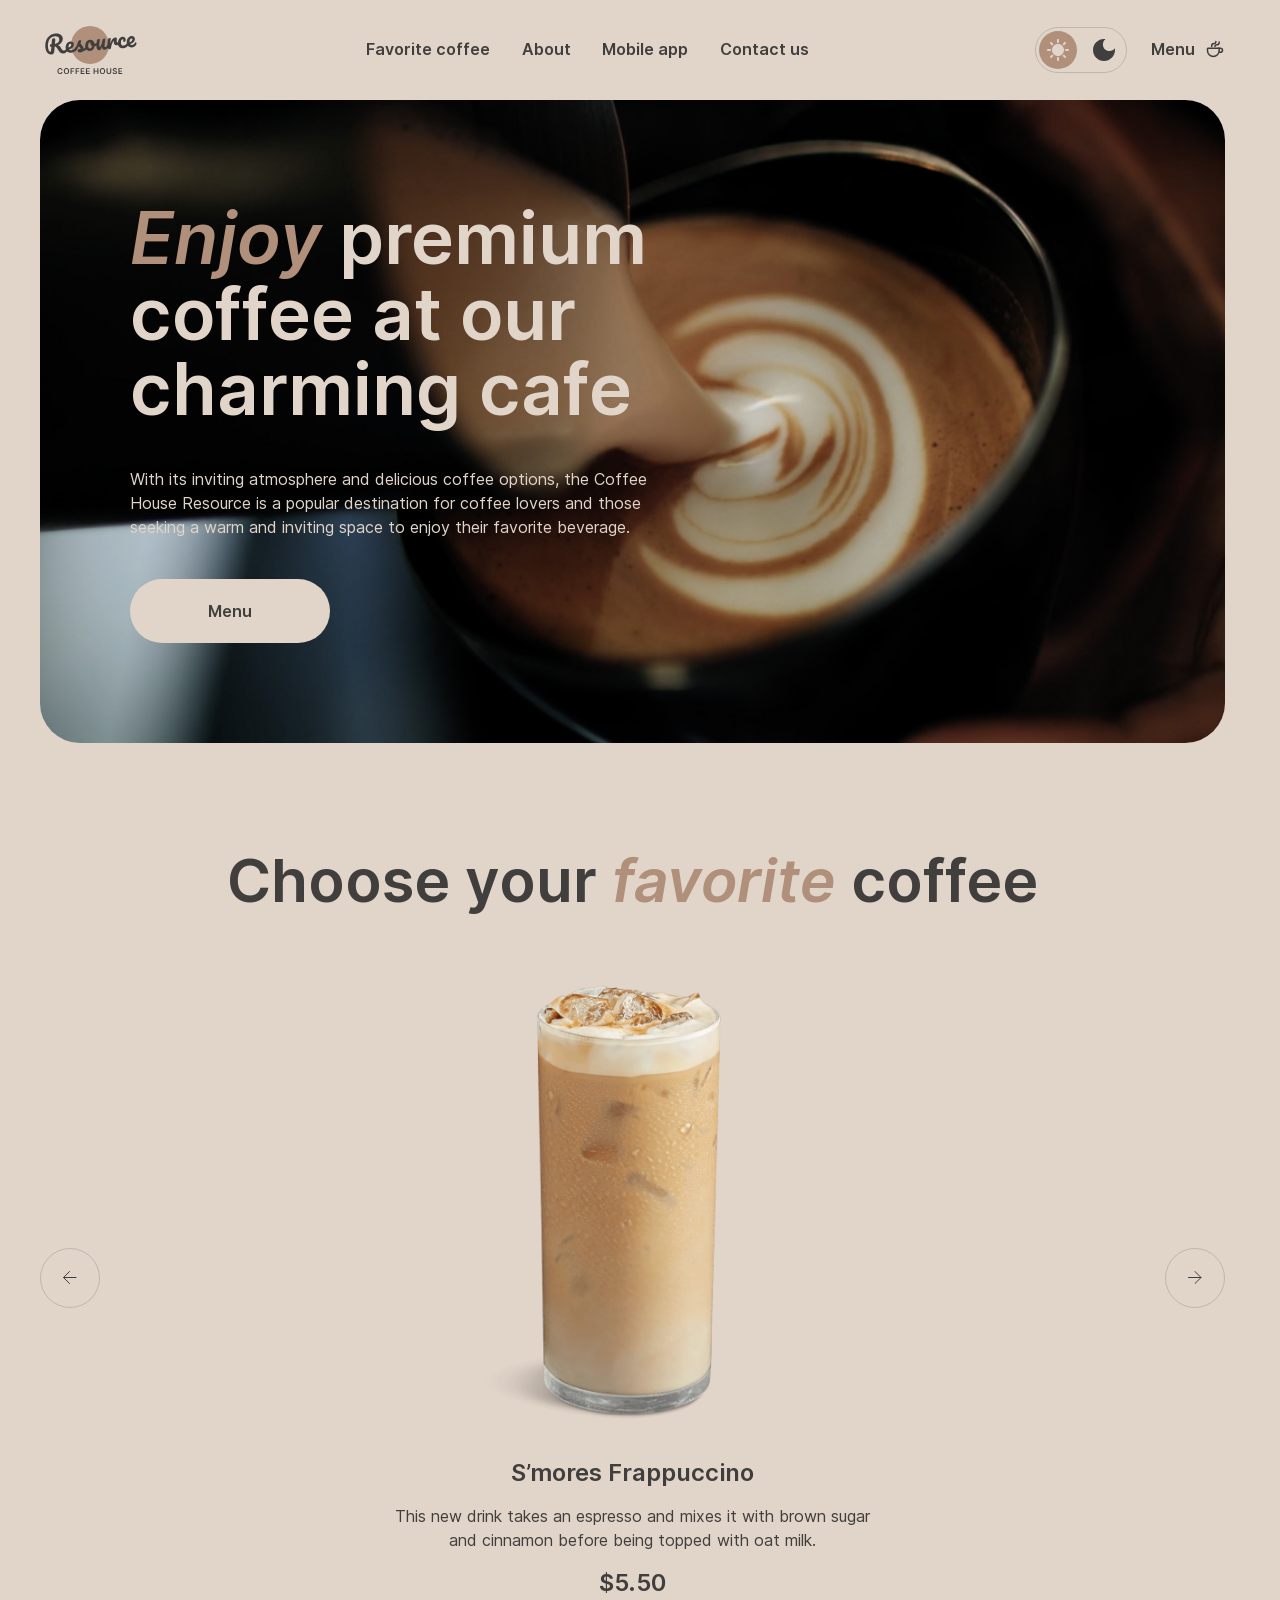
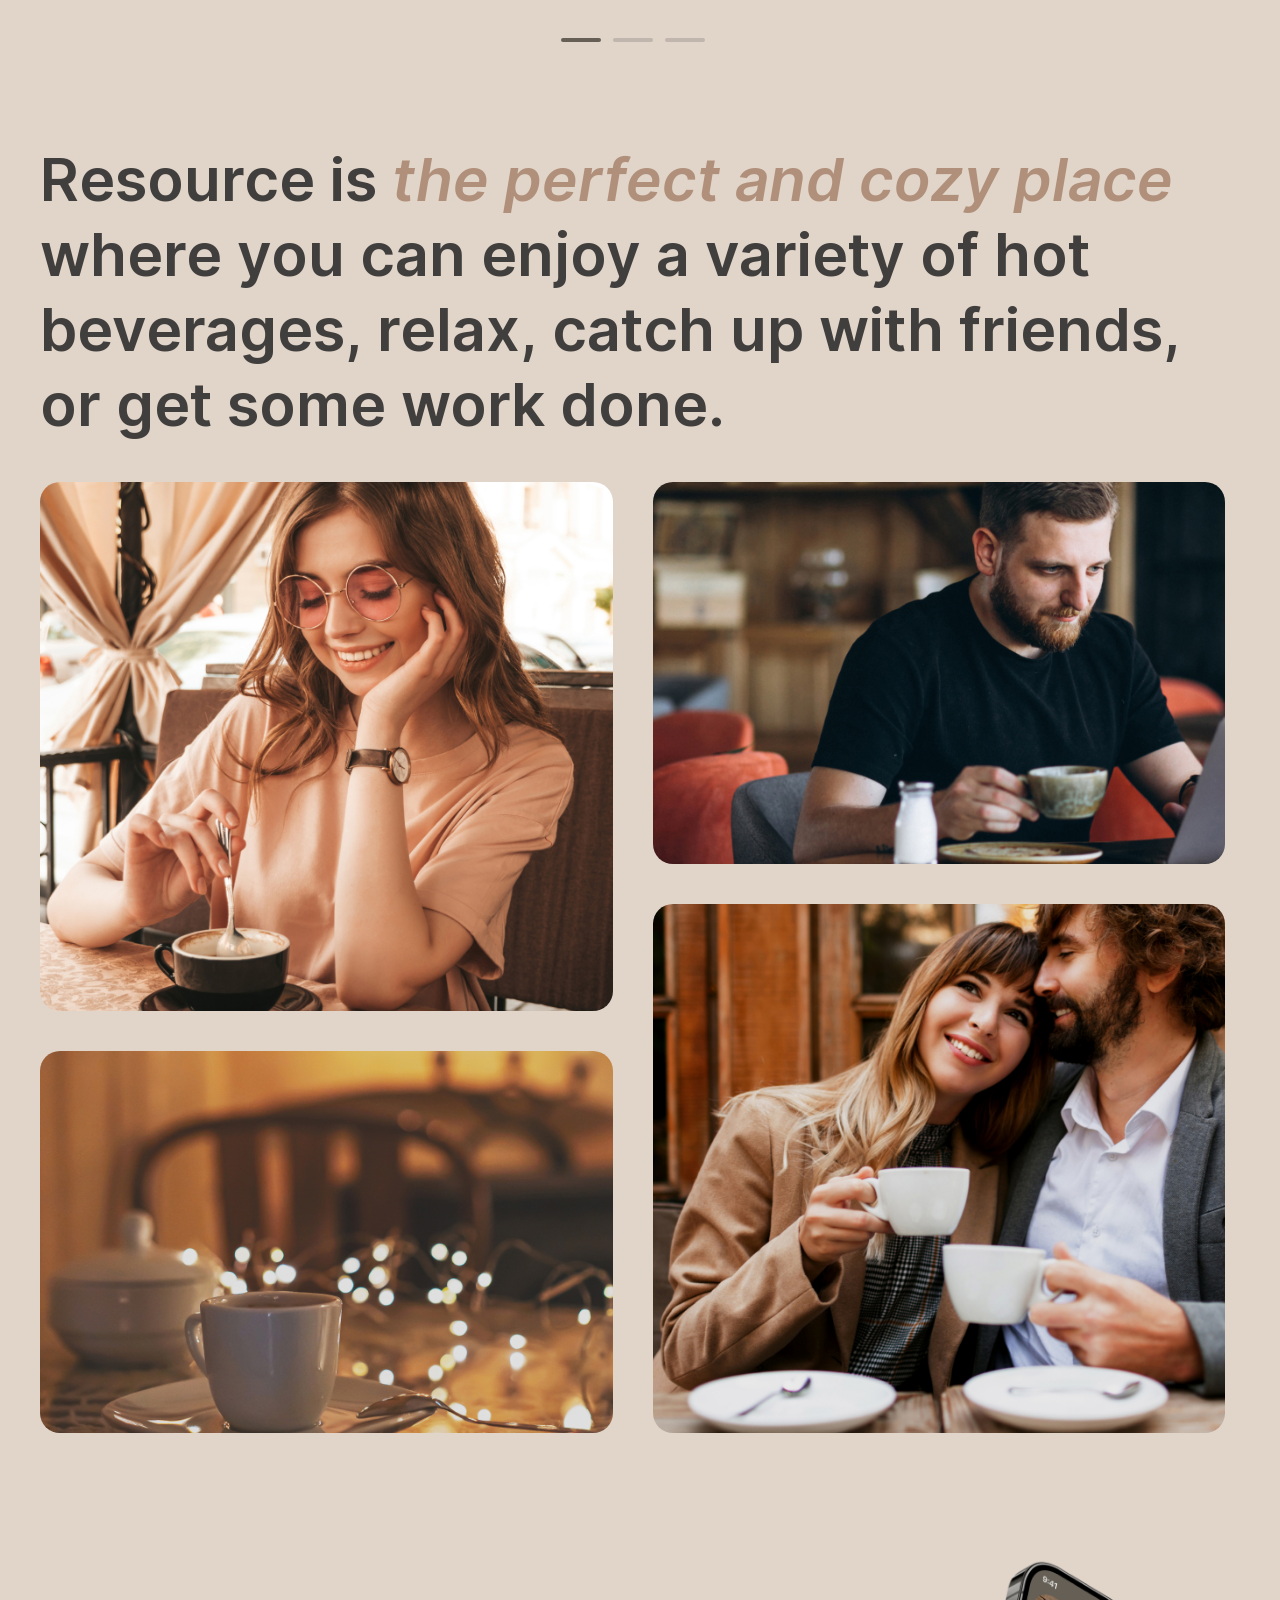
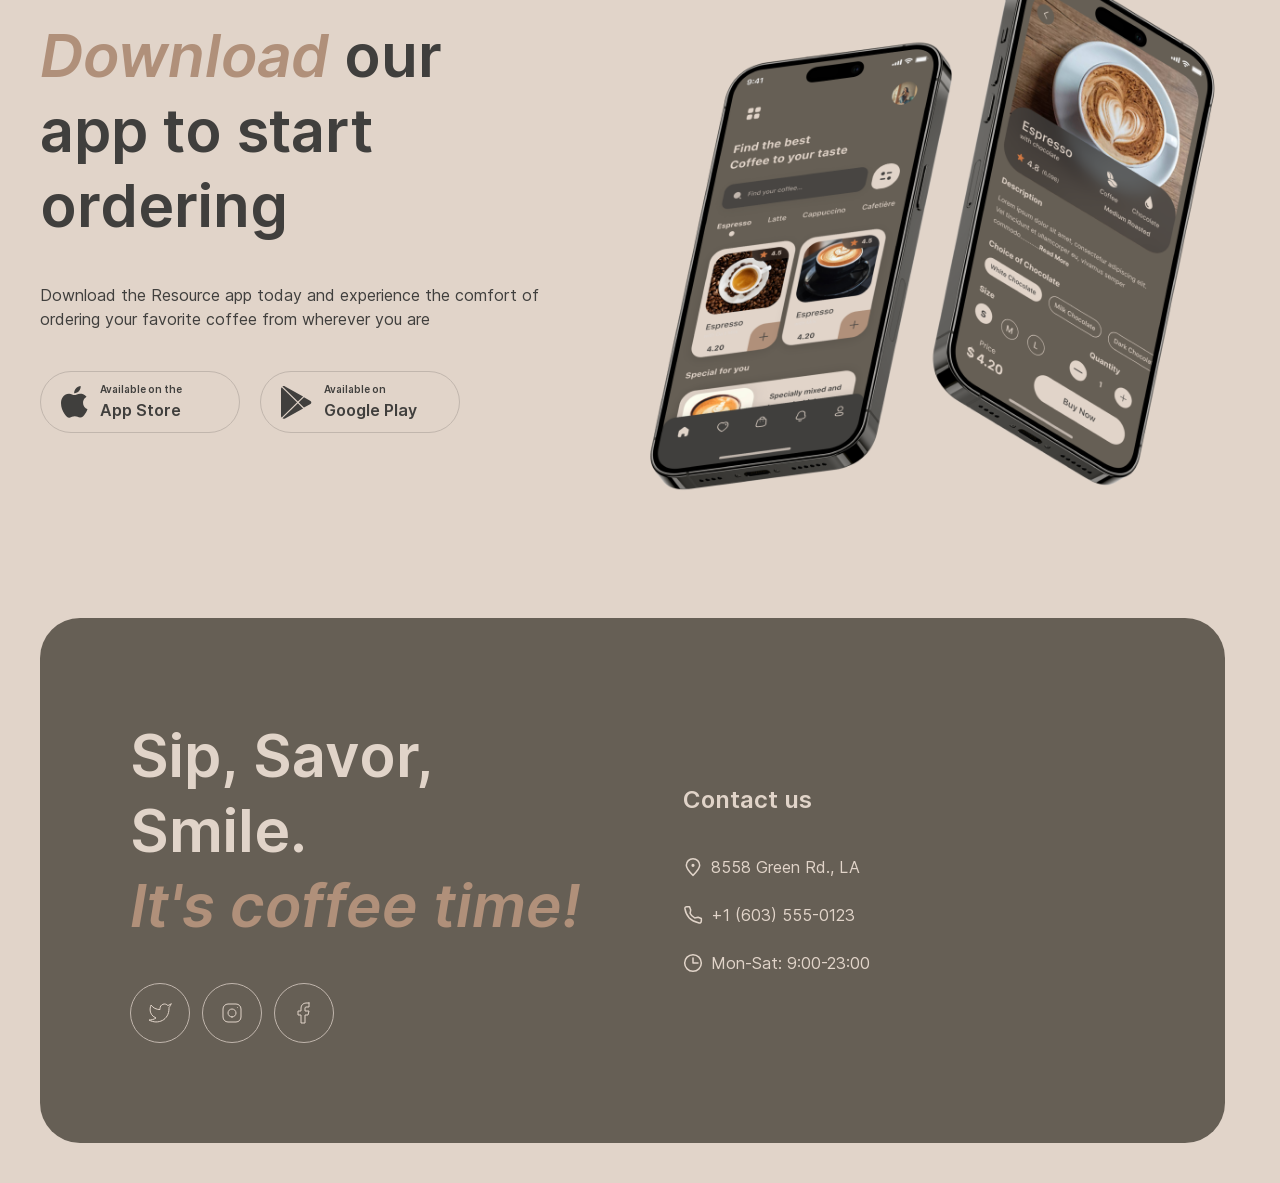
<file: index.html>
<!DOCTYPE html>
<html lang="en">

<head>
  <meta charset="UTF-8">
  <meta name="viewport" content="width=device-width, initial-scale=1.0">
  <title>Coffee House</title>
  <script>
    (function () {
      try {
        const theme = localStorage.getItem('theme');
        if (theme === 'dark') document.documentElement.setAttribute('data-theme', 'dark');
        else document.documentElement.setAttribute('data-theme', 'light');
      } catch (error) {
        document.documentElement.setAttribute('data-theme', 'light');
      }
    })();
  </script>
  <link rel="stylesheet" href="style.css">
  <link rel="icon" type="image/png" href="assets/img/coffee-cup.png">
</head>

<body>
  <div class="wrapper">
    <header class="header">
      <a href="index.html" class="header_main-page">
        <svg class="main-icon">
          <use href="assets/svg/sprites.svg#main-icon"></use>
        </svg>
      </a>
      <div class="header-menu_wrapper">
        <nav class="header-menu">
          <ul class="header-menu_list">
            <li class="header-menu_list-item"><a href="index.html#favorite" class="list-item_link">Favorite coffee</a>
            </li>
            <li class="header-menu_list-item"><a href="index.html#about" class="list-item_link">About</a></li>
            <li class="header-menu_list-item"><a href="index.html#mobile-app" class="list-item_link">Mobile app</a></li>
            <li class="header-menu_list-item"><a href="index.html#contact-us" class="list-item_link">Contact us</a></li>
          </ul>
        </nav>
        <a href="menu.html" class="header_menu-button button">
          <span>Menu</span>
          <svg class="cup-icon" aria-hidden="true">
            <use href="assets/svg/sprites.svg#cup-icon"></use>
          </svg>
        </a>
      </div>
      <div class="header_theme-selector">
        <button class="theme-button button light">
          <svg class="theme-icon sun-icon">
            <use href="assets/svg/sprites.svg#sun-icon"></use>
          </svg>
        </button>
        <button class="theme-button button dark">
          <svg class="theme-icon moon-icon">
            <use href="assets/svg/sprites.svg#moon-icon"></use>
          </svg>
        </button>
      </div>
      <div class="header_hamburger">
        <span class="header_hamburger-line"></span>
        <span class="header_hamburger-line"></span>
      </div>
    </header>
    <main class="main">
      <section class="hero-section">
        <div class="hero-section_container">
          <h1 class="hero-section_title title"><span class="accent">Enjoy</span> premium coffee at our charming cafe
          </h1>
          <p class="hero-section_about">With its inviting atmosphere and delicious coffee options, the Coffee House
            Resource is a popular destination for coffee lovers and those seeking a warm and inviting space to enjoy
            their favorite beverage.</p>
          <a href="menu.html" class="hero-section_button button">
            <span>Menu</span>
            <svg class="cup-icon" aria-hidden="true">
              <use href="assets/svg/sprites.svg#cup-icon"></use>
            </svg>
          </a>
        </div>
      </section>
      <section class="slider-section" id="favorite">
        <h2 class="slider-section_title title section_title">Choose your <span class="accent">favorite</span> coffee
        </h2>
        <div class="slider-container">
          <button class="prev-button button slider-button">
            <svg class="slider-icon prev-button-icon">
              <use href="assets/svg/sprites.svg#prev-button-icon"></use>
            </svg>
          </button>
          <div class="slider-content">
            <div class="slider-slide active">
              <img src="assets/img/coffee-slider-1.png" alt="S’mores Frappuccino" class="slider-image">
              <div class="slider-content_about">
                <h3 class="slider-content_about-title title">S’mores Frappuccino</h3>
                <p class="slider-content_about-description">This new drink takes an espresso and mixes it with brown
                  sugar and cinnamon before being topped with oat milk.</p>
                <h3 class="slider-content_about-price slider-content_about-title title">$5.50</h3>
              </div>
            </div>
            <div class="slider-slide" aria-hidden="true">
              <img src="assets/img/coffee-slider-2.png" alt="Caramel Macchiato" class="slider-image">
              <div class="slider-content_about">
                <h3 class="slider-content_about-title title">Caramel Macchiato</h3>
                <p class="slider-content_about-description">Fragrant and unique classic espresso with rich
                  caramel-peanut syrup, with cream under whipped thick foam.</p>
                <h3 class="slider-content_about-price slider-content_about-title title">$5.00</h3>
              </div>
            </div>
            <div class="slider-slide" aria-hidden="true">
              <img src="assets/img/coffee-slider-3.png" alt="Ice coffee" class="slider-image">
              <div class="slider-content_about">
                <h3 class="slider-content_about-title title">Ice coffee</h3>
                <p class="slider-content_about-description">A popular summer drink that tones and invigorates. Prepared
                  from coffee, milk and ice.</p>
                <h3 class="slider-content_about-price slider-content_about-title title">$4.50</h3>
              </div>
            </div>
          </div>
          <button class="next-button button slider-button">
            <svg class="slider-icon next-button-icon">
              <use href="assets/svg/sprites.svg#next-button-icon"></use>
            </svg>
          </button>
        </div>
        <div class="slider-buttons">
          <button class="flat-button button active"></button>
          <button class="flat-button button"></button>
          <button class="flat-button button"></button>
        </div>
      </section>
      <section class="about-section" id="about">
        <h2 class="about-section_title title section_title">Resource is <span class="accent">the perfect and cozy
            place</span> where you can enjoy a variety of hot beverages, relax, catch up with friends, or get some work
          done.</h2>
        <div class="about-section_images">
          <img src="assets/img/about-1.jpg" alt="A girl with a cup of coffee" class="about-section_image image1">
          <img src="assets/img/about-2.jpg" alt="A cup of coffee with the lights" class="about-section_image image2">
          <img src="assets/img/about-3.jpg" alt="A man with the cup of coffee working"
            class="about-section_image image3">
          <img src="assets/img/about-4.jpg" alt="A couple with the coffee" class="about-section_image image4">
        </div>
      </section>
      <section class="mobile-app-section" id="mobile-app">
        <div class="mobile-app-section_container">
          <h2 class="mobile-app-section_title title section_title"><span class="accent">Download</span> our app
            to&nbsp;start ordering</h2>
          <p class="mobile-app-section_about">Download the Resource app today and experience the comfort of ordering
            your favorite coffee from wherever you are</p>
          <div class="mobile-app-section_download-buttons">
            <a href="https://apps.apple.com/ru/iphone/apps?l=en-GB" target="_blank" rel="external"
              class="mobile-app-section_download-button button apple">
              <svg class="mobile-app-icon apple-icon" aria-hidden="true">
                <use href="assets/svg/sprites.svg#apple-icon"></use>
              </svg>
              <span class="text-wrap">
                <span class="caption">Available on the</span>
                <span>App Store</span>
              </span>
            </a>
            <a href="https://play.google.com/store/apps" target="_blank" rel="external"
              class="mobile-app-section_download-button button google">
              <svg class="mobile-app-icon google-play-icon" aria-hidden="true">
                <use href="assets/svg/sprites.svg#google-play-icon"></use>
              </svg>
              <span class="text-wrap">
                <span class="caption">Available on</span>
                <span>Google Play</span>
              </span>
            </a>
          </div>
        </div>
        <img src="assets/img/mobile-screens.png" alt="Example of our mobile app" class="mobile-app-section_image">
      </section>
    </main>
    <footer class="footer" id="contact-us">
      <div class="footer-container">
        <div class="motto-container">
          <h2 class="motto-container_title title section_title">Sip, Savor, Smile. <span class="accent">It's&nbsp;coffee
              time!</span></h2>
          <div class="social-buttons">
            <a href="https://x.com" target="_blank" rel="external" class="button social-button">
              <svg class="social-icon twitter-icon">
                <use href="assets/svg/sprites.svg#twitter-icon"></use>
              </svg>
            </a>
            <a href="https://instagram.com" target="_blank" rel="external" class="button social-button">
              <svg class="social-icon instagram-icon">
                <use href="assets/svg/sprites.svg#instagram-icon"></use>
              </svg>
            </a>
            <a href="https://facebook.com" target="_blank" rel="external" class="button social-button">
              <svg class="social-icon facebook-icon">
                <use href="assets/svg/sprites.svg#facebook-icon"></use>
              </svg>
            </a>
          </div>
        </div>
        <div class="contacts-container">
          <h3 class="contacts-container_title title">Contact us</h3>
          <ul class="contacts-list">
            <li class="contact-item map">
              <a href="https://maps.app.goo.gl/gYYZoxvgKLScQP7v8" target="_blank" rel="external"
                class="contact-item_link">
                <svg class="map-icon" aria-hidden="true">
                  <use href="assets/svg/sprites.svg#map-icon"></use>
                </svg>
                <span>8558 Green Rd., LA</span>
              </a>
            </li>
            <li class="contact-item phone">
              <a href="tel:+16035550123" class="contact-item_link">
                <svg class="phone-icon" aria-hidden="true">
                  <use href="assets/svg/sprites.svg#phone-icon"></use>
                </svg>
                <span>+1 (603) 555-0123</span>
              </a>
            </li>
            <li class="contact-item worktime">
              <svg class="clock-icon" aria-hidden="true">
                <use href="assets/svg/sprites.svg#clock-icon"></use>
              </svg>
              <span>Mon-Sat: 9:00-23:00</span>
            </li>
          </ul>
        </div>
      </div>
    </footer>

  </div>
  <script type="module" src="index.js"></script>
</body>

</html>
</file>
<file: style.css>
@font-face {
  font-family: 'Inter';
  src: url('assets/fonts/Inter-Regular.woff2') format('woff2');
  font-weight: 400;
  font-style: normal;
  font-display: swap;
}

/* 2. Italic (Курсив) */
@font-face {
  font-family: 'Inter';
  src: url('assets/fonts/Inter-Italic.woff2') format('woff2');
  font-weight: 400;
  font-style: italic;
  font-display: swap;
}

/* 3. SemiBold (Полужирный) */
@font-face {
  font-family: 'Inter';
  src: url('assets/fonts/Inter-SemiBold.woff2') format('woff2');
  font-weight: 600;
  /* 600 — это стандартное цифровое значение для SemiBold */
  font-style: normal;
  font-display: swap;
}

/* 4. SemiBold Italic (Полужирный курсив) */
@font-face {
  font-family: 'Inter';
  src: url('assets/fonts/Inter-SemiBoldItalic.woff2') format('woff2');
  font-weight: 600;
  font-style: italic;
  font-display: swap;
}

:root {
  color-scheme: light dark;
  --text-primary: light-dark(#403f3d, #e1d4c9);
  --text-inverse: light-dark(#e1d4c9, #e1d4c9);
  --text-accent: light-dark(#b0907a, #b0907a);
  --bg-page: light-dark(#e1d4c9, #292826);
  --bg-container: light-dark(#665f55, #403f3d);
  --bg-overlay: light-dark(#403f3dcc, #292826cc);
  --border-primary: light-dark(#c1b6ad, #665f55);
  --border-inverse: light-dark(#665f55, #c1b6ad);
}

[data-theme="light"] {
  color-scheme: light;
}

[data-theme="dark"] {
  color-scheme: dark;
}

* {
  margin: 0;
  padding: 0;
  box-sizing: border-box;
}

html {
  scroll-behavior: smooth;
  scrollbar-gutter: stable;
}

body {
  font-family: "Inter", sans-serif;
  font-optical-sizing: auto;
  font-style: normal;
  font-weight: 400;
  line-height: 150%;
  color: var(--text-primary);
  background-color: var(--bg-page);
  scrollbar-gutter: stable;
}

body:has(dialog:open) {
  overflow: hidden;
}

.wrapper {
  display: flex;
  flex-direction: column;
  max-inline-size: 1440px;
  margin: 0 auto;
}

.header {
  position: relative;
  display: flex;
  align-items: center;
  padding: 20px 40px;
  font-weight: 600;
  gap: 24px;
}

@media screen and (max-width: 768px) {
  .header {
    gap: clamp(0.75rem, 0.015rem + 3.093vi, 1.5rem);
    padding-inline: clamp(1rem, -0.469rem + 6.186vi, 2.5rem);
  }
}

.header_main-page {
  margin-inline-end: auto;
  border-radius: 20px;
  transition: background-color 0.3s ease-in-out;
}

.header_main-page:hover {
  background-color: var(--bg-container);
}

.main-icon {
  display: flex;
  inline-size: 100px;
  block-size: 60px;
  fill: var(--text-primary);
  transition: fill 0.3s ease-in-out;
}

.header_main-page:hover .main-icon {
  fill: var(--text-inverse);
}

.header-menu_wrapper {
  display: contents;
}

.header-menu_list {
  display: flex;
  justify-content: space-between;
  align-items: center;
  list-style-type: none;
  gap: clamp(0.313rem, -2.188rem + 5.208vi, 2.5rem);
}

.header_theme-selector {
  display: flex;
  gap: 8px;
  padding: 3px;
  border-radius: 100px;
  margin-inline-start: auto;
  border: 1px solid var(--border-primary);
}

.button {
  border: 0;
  border-radius: 100px;
  background-color: var(--bg-page);
  font: inherit;
  color: inherit;
  font-weight: 600;
  cursor: pointer;
  display: flex;
  align-items: center;
  justify-content: center;
}

.theme-button {
  padding: 8px;
  transition: background-color 0.3s ease-in-out;
}

.theme-button .theme-icon {
  pointer-events: none;
}

.sun-icon {
  inline-size: 22px;
  block-size: 22px;
  fill: var(--text-inverse);
  transition: fill 0.3s ease-in-out;
}

.moon-icon {
  inline-size: 22px;
  block-size: 22px;
  fill: var(--text-primary);
  transition: fill 0.3s ease-in-out;
}

.theme-button:hover {
  background-color: var(--bg-container);
}

.theme-button:hover .moon-icon {
  fill: var(--text-inverse);
}

.theme-button.active {
  background-color: var(--text-accent);
}

.header_menu-button {
  order: 4;
  border-radius: 0;
  display: flex;
  gap: 10px;
  text-decoration: none;
  color: inherit;
  border-block-end: 2px solid transparent;
  transition: border-color 0.3s ease-in-out;
}

.header_menu-button:hover {
  border-block-end-color: var(--text-primary);
}

.cup-icon {
  inline-size: 20px;
  block-size: 20px;
  fill: none;
  stroke: var(--text-primary);
}

@media screen and (max-width: 768px) {
  body.is-open {
    overflow-y: hidden;
  }

  .header-menu_wrapper {
    padding-inline: 40px;
    display: flex;
    flex-direction: column;
    gap: 100px;
    justify-content: center;
    align-items: center;
    position: absolute;
    inset: 100% 0 0 0;
    block-size: 100dvh;
    z-index: 10;
    background-color: var(--bg-page);
    font-size: 32px;
    line-height: 125%;
    clip-path: inset(0 0 0 100%);
    transition: clip-path 0.3s ease-in-out;
  }

  .header-menu_wrapper.is-open {
    clip-path: inset(0 0 0 0);
  }

  .header-menu_list {
    flex-direction: column;
    gap: 60px;
  }

  .cup-icon {
    inline-size: 40px;
    block-size: 40px;
  }
}

.header-menu_list-item {
  text-align: center;
  border-block-end: 2px solid transparent;
  transition: border-color 0.3s ease-in-out;
}

.header-menu_list-item:hover {
  border-block-end-color: var(--text-primary);
}

.list-item_link {
  text-decoration: none;
  color: inherit;
  padding-block: 10px;
}

.header_hamburger {
  display: none;
  inline-size: 44px;
  block-size: 44px;
  border: 1px solid var(--border-inverse);
  border-radius: 100px;
  cursor: pointer;
}

@media screen and (max-width: 768px) {
  .header_hamburger {
    display: flex;
    position: relative;
    flex-direction: column;
    justify-content: center;
    gap: 8px;
    align-items: center;
    transition: background-color 0.3s ease-in-out, border-color 0.3s ease-in-out;
  }

  .header_hamburger:hover {
    background-color: var(--bg-container);
    border-color: var(--bg-container);
  }

  .header_hamburger-line {
    inline-size: 16px;
    border: 1.5px solid var(--text-primary);
    transition: border-color 0.3s ease-in-out, transform 0.3s ease-in-out;
  }

  .header_hamburger:hover .header_hamburger-line {
    border-color: var(--text-inverse);
  }

  .header_hamburger.is-open .header_hamburger-line:nth-child(1) {
    transform: translateY(5px) rotate(45deg);
  }

  .header_hamburger.is-open .header_hamburger-line:nth-child(2) {
    transform: translateY(-5px) rotate(-45deg);
  }
}

.main {
  padding: 0 40px;
  display: flex;
  flex-direction: column;
  gap: 100px;
}

@media screen and (max-width: 768px) {
  .main {
    padding-inline: clamp(1rem, -0.469rem + 6.186vi, 2.5rem);
  }
}

.hero-section {
  background-image: url('assets/img/hero.jpg');
  background-position: center;
  background-size: cover;
  color: var(--text-inverse);
  border-radius: 40px;
}

.title {
  font-weight: 600;
}

.hero-section_container {
  inline-size: 530px;
  max-inline-size: 100%;
  display: flex;
  flex-direction: column;
  gap: 40px;
  margin: 100px 100px 100px clamp(3.75rem, 0.893rem + 5.952vi, 6.25rem);
}

@media screen and (max-width: 768px) {
  .hero-section_container {
    inline-size: auto;
    margin-block: clamp(3.75rem, 1.302rem + 10.309vi, 6.25rem);
    margin-inline-start: clamp(1rem, -1.693rem + 11.34vi, 3.75rem);
    margin-inline-end: clamp(1rem, -4.142rem + 21.649vi, 6.25rem);
  }
}

.hero-section_title {
  line-height: 105%;
  font-size: 72px;
}

@media screen and (max-width: 768px) {
  .hero-section_title {
    line-height: clamp(3.019rem, 1.348rem + 7.036vi, 4.725rem);
    font-size: clamp(2.625rem, 0.789rem + 7.732vi, 4.5rem);
  }
}

.catalogue-section_title {
  max-inline-size: 800px;
  text-align: center;
}

.catalogue-section {
  display: flex;
  flex-direction: column;
  gap: 40px;
  align-items: center;
}

.catalogue-section_buttons {
  display: flex;
  gap: 20px;
}

@media screen and (max-width: 512px) {
  .catalogue-section_buttons {
    gap: clamp(0.5rem, -1.659rem + 9.091vi, 1.25rem);
  }
}

.catalogue-section_button,
.modal-button {
  border: 1px solid var(--border-primary);
  border-radius: 100px;
  padding: 8px 15px 8px 7px;
  display: flex;
  gap: 8px;
  color: var(--text-primary);
  transition: background-color 0.3s ease-in-out, border-color 0.3s ease-in-out, color 0.3s ease-in-out;
}

.modal-button:focus-visible {
  outline: none;
}

.catalogue-section_button:hover,
.modal-button:hover {
  border-color: var(--bg-container);
  background-color: var(--bg-container);
  color: var(--text-inverse);
}

.catalogue-section_button-image,
.modal-button_icon {
  inline-size: 30px;
  padding: 7px;
  line-height: 1;
  border-radius: 100px;
  background-color: var(--border-primary);
  color: var(--text-primary);
  transition: background-color 0.3s ease-in-out, color 0.3s ease-in-out;
}

.catalogue-section_button:hover .catalogue-section_button-image,
.modal-button:hover .modal-button_icon {
  color: var(--text-primary);
  background-color: var(--bg-page);
}

.catalogue-section_button.active,
.modal-button.active {
  border-color: var(--bg-container);
  background-color: var(--bg-container);
  color: var(--text-inverse);
}

.catalogue-section_button.active .catalogue-section_button-image {
  background-color: var(--bg-page);
}

.catalogue-cards {
  display: grid;
  grid-template-columns: repeat(4, 1fr);
  grid-template-rows: auto;
  gap: 40px;
  inline-size: 100%;
  max-inline-size: 100%;
}

@media screen and (max-width: 1024px) {
  .catalogue-cards {
    grid-template-columns: repeat(2, 1fr);
  }
}

@media screen and (max-width: 512px) {
  .catalogue-cards {
    grid-template-columns: 1fr;
  }

  .catalogue-card {
    margin-inline: 19px;
  }
}

.catalogue-card {
  display: flex;
  flex-direction: column;
  border-radius: 40px;
  border: 1px solid var(--border-primary);
  cursor: pointer;
}

.catalogue-card_image {
  inline-size: 100%;
  border-radius: 40px;
  object-view-box: inset(5%);
  transition: object-view-box 0.3s ease-in-out;
}

.catalogue-card:hover .catalogue-card_image {
  object-view-box: inset(0%);
}

.catalogue-card_info {
  display: flex;
  flex-direction: column;
  gap: 12px;
  margin: 20px;
  block-size: 100%;
}

.catalogue-card_price {
  margin-block-start: auto;
}

.modal {
  margin: auto;
  border: none;
  inline-size: clamp(43rem, 35rem + 16.667vi, 50rem);
  border-radius: 40px;
  background-color: var(--bg-page);
  color: inherit;
  opacity: 0;
  transform: translateY(700px);
  transition: all 0.5s ease-in-out;
}

.modal:open {
  opacity: 1;
  transform: translateY(0);
}

@starting-style {
  .modal:open {
    opacity: 0;
    transform: translateY(700px);
  }
}

.modal-container {
  display: flex;
  gap: 20px;
  align-items: flex-start;
  padding: 16px;
}

.modal::backdrop {
  background-color: var(--bg-overlay);
}

.modal-image {
  block-size: 310px;
  inline-size: 310px;
  border-radius: 40px;
}

@media screen and (max-width: 768px) {
  .modal-image {
    block-size: clamp(13.125rem, -11.005rem + 63.291vi, 19.375rem);
    inline-size: clamp(13.125rem, -11.005rem + 63.291vi, 19.375rem);
  }
}

@media screen and (max-width: 609px) {
  .modal-image {
    display: none;
  }
}

.modal-info {
  display: flex;
  flex-direction: column;
  gap: 20px;
}

.modal-info_title-container {
  display: flex;
  flex-direction: column;
  gap: 12px;
}

.modal-info_size-container,
.modal-info_additives-container {
  display: flex;
  flex-direction: column;
  gap: 8px;
}

.modal-buttons {
  display: flex;
  gap: 8px;
  flex-wrap: wrap;
}

.modal-info_price-container {
  display: flex;
  justify-content: space-between;
}

.modal-info_alert-container {
  display: flex;
  align-items: flex-start;
  gap: 8px;
  padding-block: 12px;
  border-block-start: 1px solid var(--border-primary);
}

.alert-icon {
  fill: none;
  stroke: var(--text-primary);
  block-size: 16px;
  inline-size: 16px;
}

.alert-text {
  font-size: 10px;
  line-height: 140%;
}

.modal-info_close-button {
  border: 1px solid var(--border-primary);
  align-self: stretch;
  padding-block: 10px;
  transition: background-color 0.3s ease-in-out, border-color 0.3s ease-in-out, color 0.3s ease-in-out;
}

.modal-info_close-button:hover {
  border-color: var(--bg-container);
  background-color: var(--bg-container);
  color: var(--text-inverse);
}

.hero-section_button {
  align-self: flex-start;
  padding: 20px 78px;
  text-decoration: none;
  color: var(--text-primary);
  display: flex;
  align-items: center;
  gap: 0;
  transition: gap 0.3s ease-in-out, padding 0.3s ease-in-out;
}

.hero-section_button .cup-icon {
  max-inline-size: 0;
  opacity: 0;
  transition: max-inline-size 0.3s ease-in-out, opacity 0.3s ease-in-out;
}

.hero-section_button:hover {
  gap: 8px;
  padding-inline: 64px;
}

.hero-section_button:hover .cup-icon {
  max-inline-size: 20px;
  opacity: 1;
}

.section_title {
  line-height: 125%;
  font-size: 60px;
}

@media screen and (max-width: 768px) {
  .section_title {
    font-size: clamp(2rem, 0.286rem + 7.216vi, 3.75rem);
  }
}

.slider-content_about-title,
.contacts-container_title,
.catalogue-card_title,
.catalogue-card_price,
.modal-title,
.price-total_title,
.price-total_price {
  line-height: 125%;
  font-size: 24px;
}


.title .accent {
  font-style: italic;
  color: var(--text-accent);
}

.slider-section {
  display: flex;
  flex-direction: column;
  align-items: center;
  gap: 40px;
}

.slider-section_title {
  text-align: center;
}

.slider-container {
  display: flex;
  align-items: center;
  align-self: stretch;
  justify-content: space-between;
}

.slider-icon {
  inline-size: 14px;
  block-size: 13px;
  fill: none;
  stroke: var(--text-primary);
  transition: stroke 0.3s ease-in-out;
}

.more-button-icon {
  inline-size: 24px;
  block-size: 24px;
}

.slider-buttons {
  display: flex;
  gap: 12px;
}

.slider-button {
  inline-size: 60px;
  block-size: 60px;
  border: 1px solid var(--border-primary);
  padding: 0;
  transition: background-color 0.3s ease-in-out, border-color 0.3s ease-in-out;
}

@media screen and (max-width: 668px) {
  .slider-button {
    display: none;
  }

  .slider-container {
    justify-content: center;
  }
}

.slider-button:hover {
  border-color: var(--bg-container);
  background-color: var(--bg-container);
}

.slider-button:hover .slider-icon {
  stroke: var(--text-inverse);
}

.slider-content {
  display: grid;
  position: relative;
}

.slider-slide {
  grid-area: 1 / 1;
  opacity: 0;
  visibility: hidden;
  max-inline-size: 480px;
  display: flex;
  flex-direction: column;
  align-items: center;
  gap: 20px;
  transition: opacity 0.3s ease-in-out, visibility 0.3s ease-in-out;
}

.slider-slide.active {
  opacity: 1;
  visibility: visible;
}

.slider-image {
  inline-size: 100%;
}

.slider-content_about {
  display: flex;
  flex-direction: column;
  align-items: center;
  gap: 16px;
}

.slider-content_about-description {
  text-align: center;
}

.flat-button {
  inline-size: 40px;
  block-size: 4px;
  padding: 0;
  background-color: var(--border-primary);
}

.flat-button.active {
  background-color: var(--border-inverse);
}

.about-section {
  display: flex;
  flex-direction: column;
  align-items: center;
  gap: 40px;
}

.about-section_images {
  inline-size: 100%;
  display: grid;
  grid-template-columns: 1fr 1fr;
  grid-template-rows: clamp(14.375rem, 0.089rem + 29.762vi, 26.875rem) clamp(4rem, 0rem + 8.333vi, 7.5rem) clamp(14.375rem, 0.089rem + 29.762vi, 26.875rem);
  gap: 40px;
  grid-template-areas:
    "img1 img3"
    "img1 img4"
    "img2 img4";
}

@media screen and (max-width: 768px) {
  .about-section_images {
    grid-template-columns: 1fr;
    grid-template-rows: repeat(2, 590px);
    grid-template-areas:
      "img1"
      "img4";
  }

  .image2,
  .image3 {
    display: none;
  }
}

.about-section_image {
  inline-size: 100%;
  block-size: 100%;
  object-fit: cover;
  border-radius: 20px;
  object-position: center;
  object-view-box: inset(5%);
  transition: object-view-box 0.3s ease-in-out;
}

.about-section_image:hover {
  object-view-box: inset(0%);
}

.image1 {
  grid-area: img1;
}

.image2 {
  grid-area: img2;
}

.image3 {
  grid-area: img3;
}

.image4 {
  grid-area: img4;
}

.mobile-app-section {
  display: flex;
  justify-content: space-between;
  gap: 100px;
  align-items: center;
}

@media screen and (max-width: 1024px) {
  .mobile-app-section {
    flex-direction: column;
  }
}

.mobile-app-section_container {
  display: flex;
  flex-direction: column;
  gap: 40px;
}

.mobile-app-section_download-buttons {
  display: flex;
  flex-wrap: wrap;
  gap: 20px;
}

.mobile-app-section_download-button {
  border: 1px solid var(--border-primary);
  padding: 10px 20px;
  inline-size: 200px;
  display: flex;
  justify-content: start;
  gap: 12px;
  text-decoration: none;
  color: inherit;
  transition: background-color 0.3s ease-in-out, border-color 0.3s ease-in-out;
}

.mobile-app-section_download-button:hover {
  border-color: var(--bg-container);
  background-color: var(--bg-container);
}

.text-wrap {
  display: flex;
  flex-direction: column;
  gap: 2px;
  align-items: flex-start;
  transition: color 0.3s ease-in-out;
}

.mobile-app-section_download-button:hover .text-wrap {
  color: var(--text-inverse);
}

.mobile-app-icon {
  fill: var(--text-primary);
  transition: fill 0.3s ease-in-out;
}

.apple-icon {
  inline-size: 27px;
  block-size: 32px;
}

.google-play-icon {
  inline-size: 31px;
  block-size: 33px;
}

.mobile-app-section_download-button:hover .mobile-app-icon {
  fill: var(--text-inverse);
}

.caption {
  font-size: 10px;
  line-height: 140%;
}

.mobile-app-section_image {
  max-inline-size: 630px;
  inline-size: 100%;
  block-size: 100%;
  min-inline-size: 0;
}

.footer {
  padding: 100px 40px 40px;
  color: var(--text-inverse);
}

.footer-container {
  background-color: var(--bg-container);
  border-radius: 40px;
  padding: 100px clamp(3.75rem, 0.893rem + 5.952vi, 6.25rem);
  display: grid;
  grid-template-columns: 1fr 1fr;
  gap: 100px;
  align-items: center;
}

@media screen and (max-width: 768px) {
  .footer {
    padding-inline: clamp(1rem, -0.469rem + 6.186vi, 2.5rem);
  }

  .footer-container {
    grid-template-columns: 1fr;
    padding: clamp(3.75rem, 1.302rem + 10.309vi, 6.25rem) clamp(1rem, -1.693rem + 11.34vi, 3.75rem);
    gap: clamp(2.5rem, -1.173rem + 15.464vi, 6.25rem);
  }
}

.motto-container,
.contacts-container {
  display: flex;
  flex-direction: column;
  gap: 40px;
}

.social-buttons {
  display: flex;
  gap: 12px;
}

.social-button {
  inline-size: 60px;
  block-size: 60px;
  padding: 0;
  background-color: var(--bg-container);
  border: 1px solid var(--border-primary);
  transition: background-color 0.3s ease-in-out;
}

.social-button:hover {
  background-color: var(--border-primary);
}

.social-icon {
  inline-size: 24px;
  block-size: 24px;
  fill: none;
  stroke: var(--text-inverse);
  transition: stroke 0.3s ease-in-out;
}

.social-button:hover .social-icon {
  stroke: var(--text-primary);
}

.contacts-list {
  list-style-type: none;
  display: flex;
  flex-direction: column;
  gap: 20px;
}

.contact-item_link,
.worktime {
  display: inline-flex;
  gap: 8px;
  align-items: center;
  text-decoration: none;
  color: inherit;
  border-block-end: 2px solid transparent;
  transition: border-color 0.3s ease-in-out;
}

.contact-item_link:hover {
  border-block-end-color: var(--text-inverse);
}

.phone-icon,
.clock-icon,
.map-icon {
  inline-size: 20px;
  block-size: 20px;
  fill: none;
  stroke: var(--text-inverse);
}

.map-icon {
  fill: var(--text-inverse);
}
</file>
